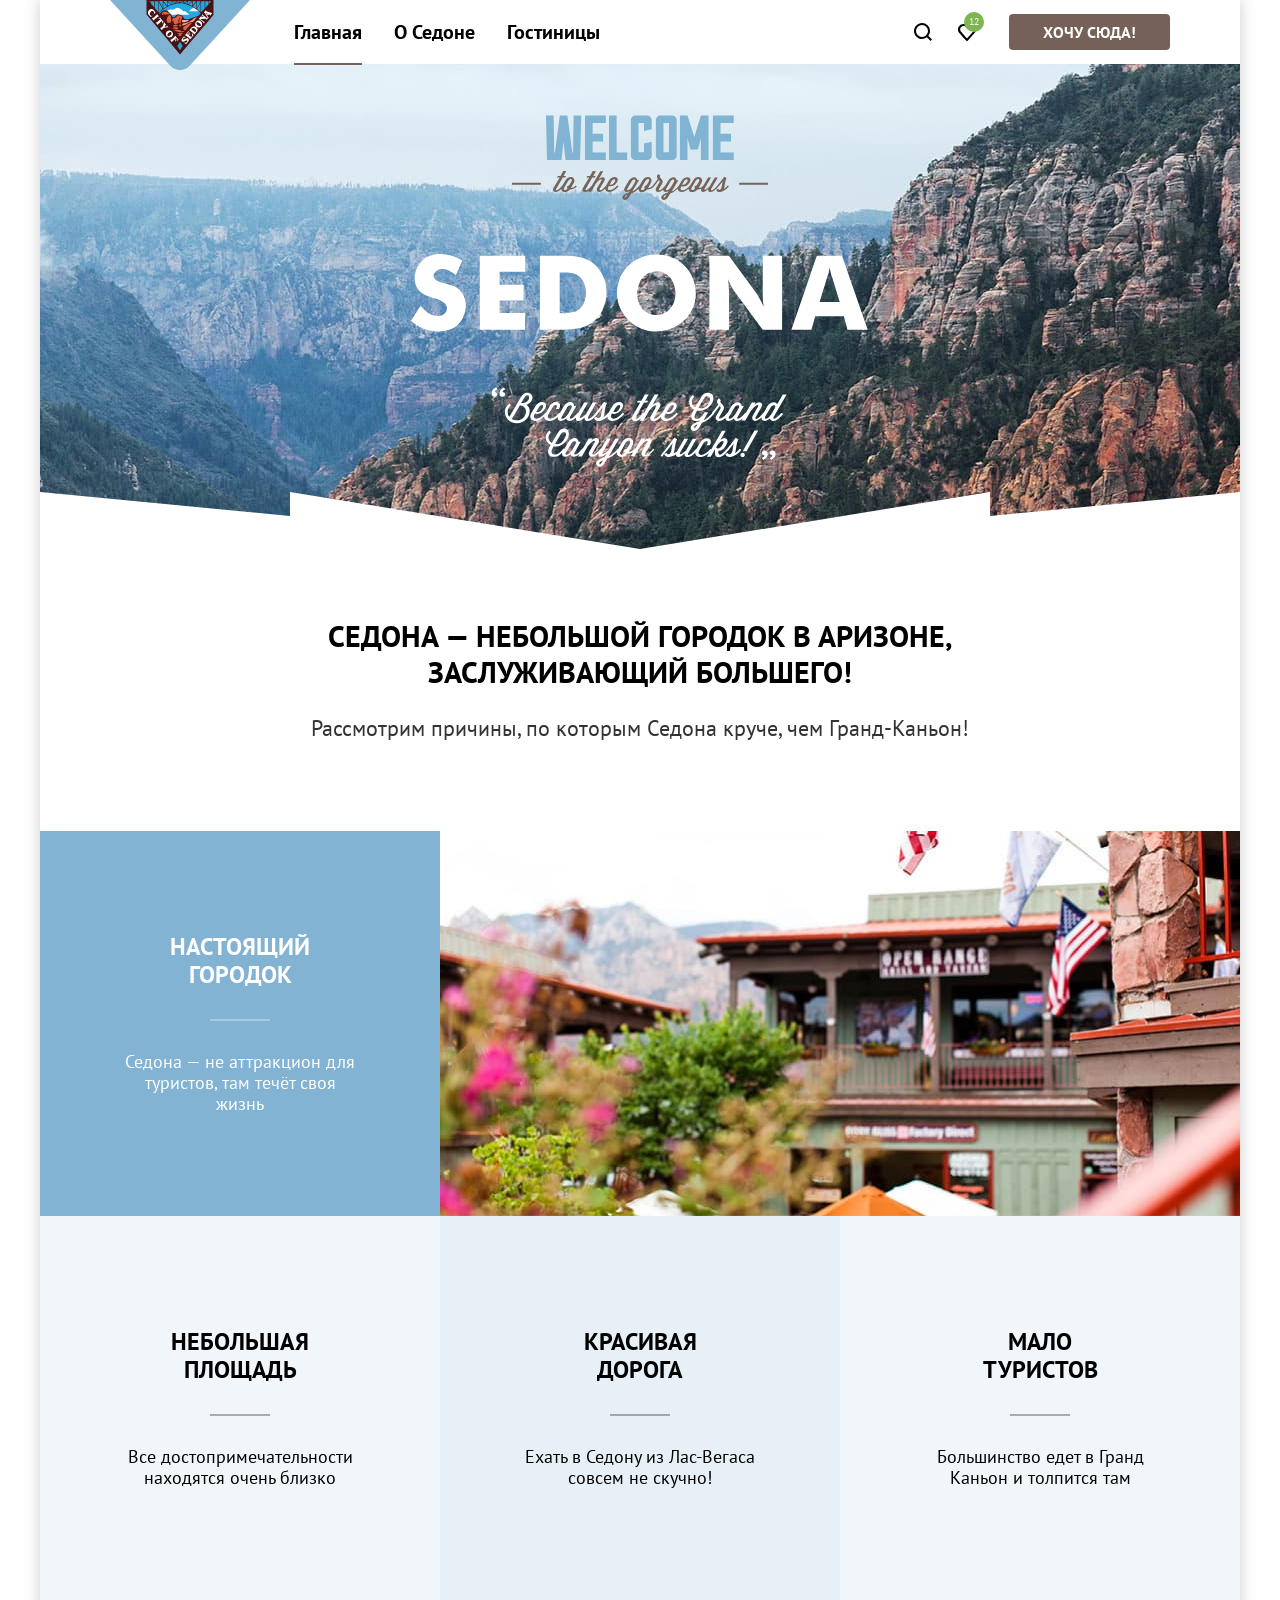
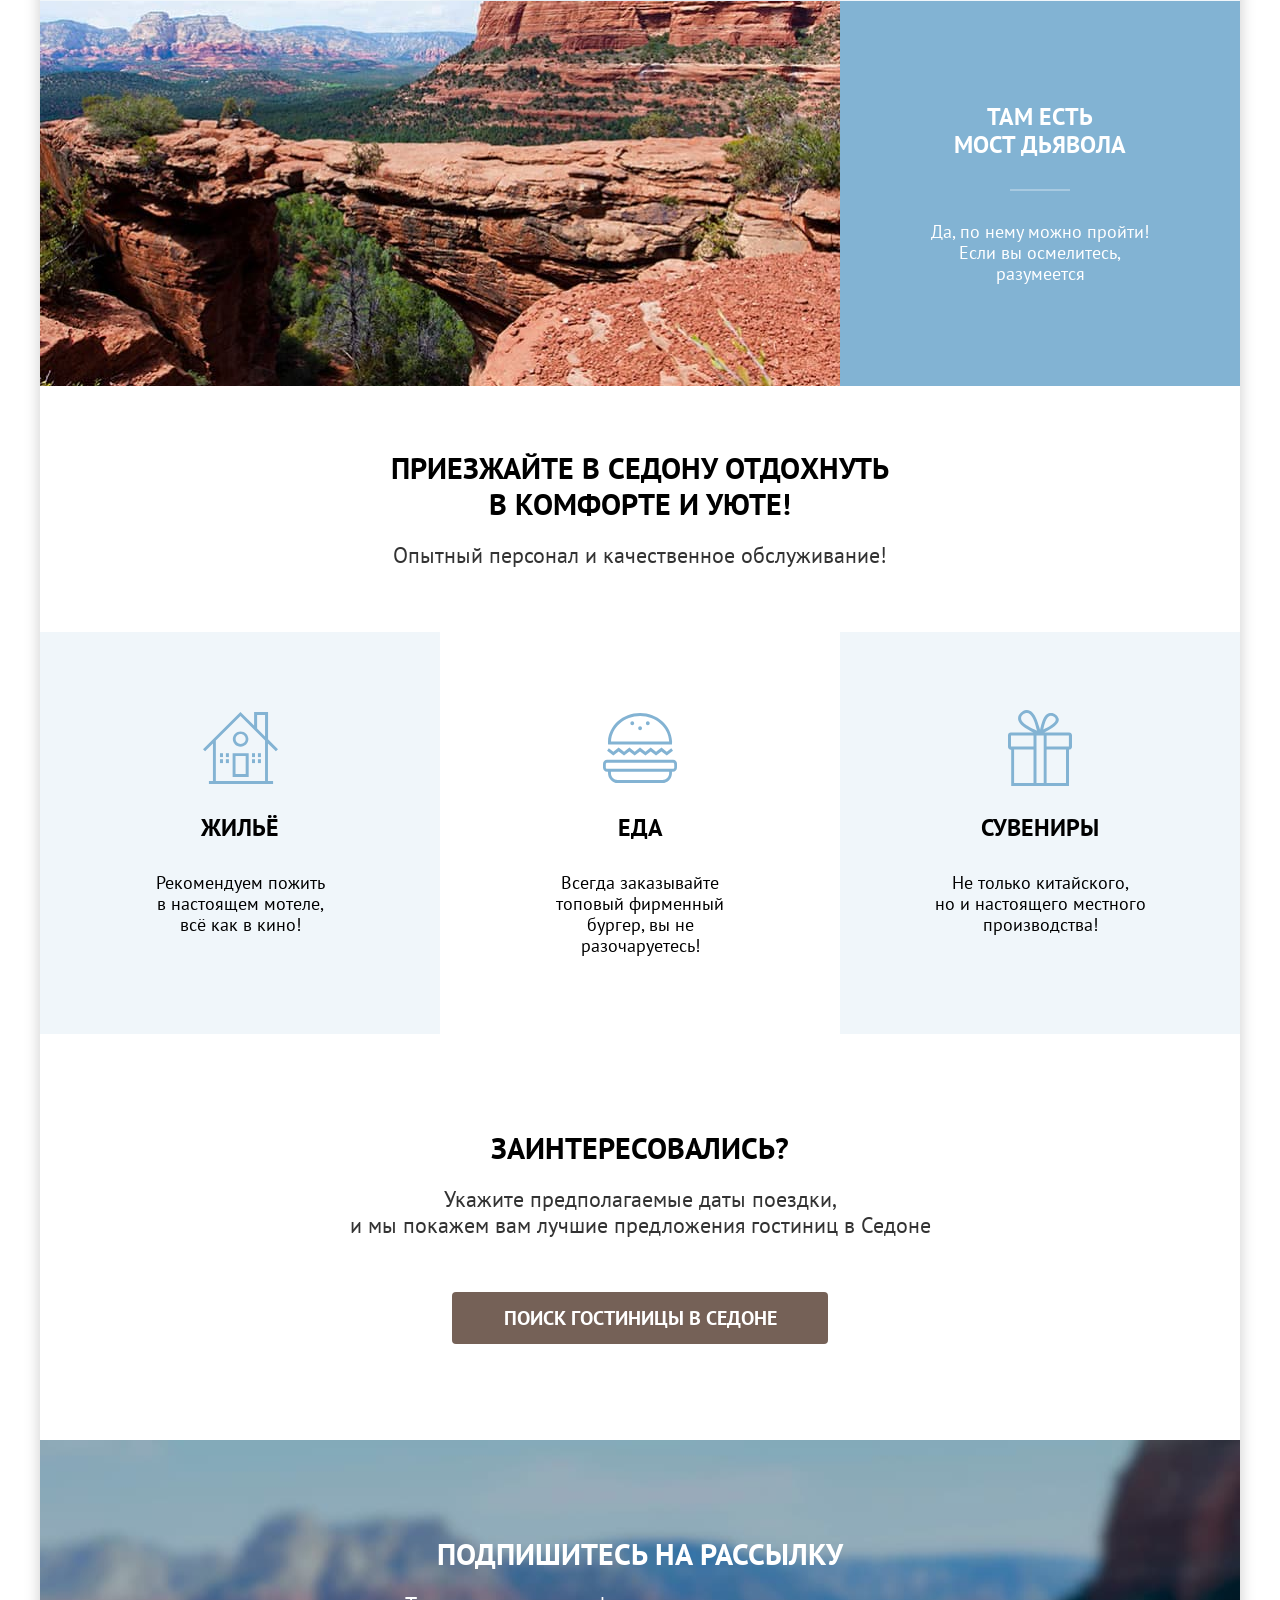
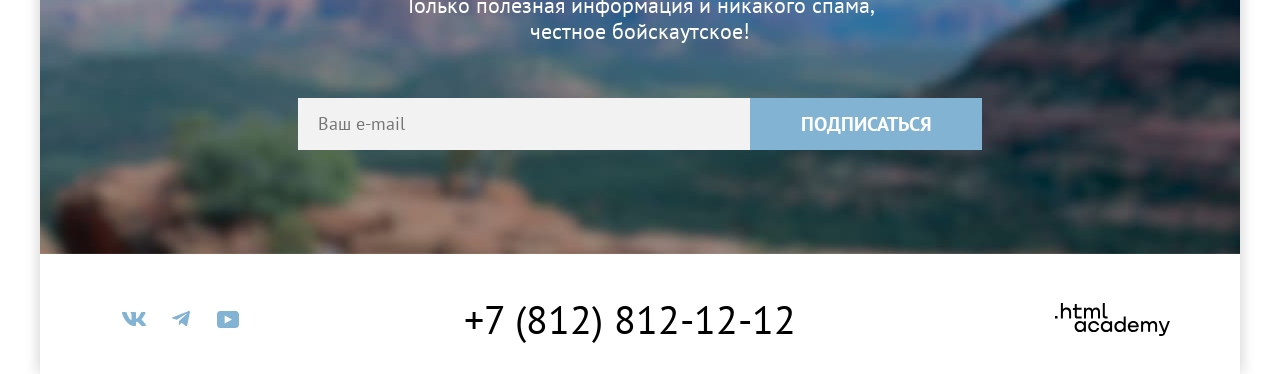
<file: index.html>
<!DOCTYPE html>
<html lang="ru">

  <head>
    <meta charset="utf-8">
    <link rel="icon" href="favicon.ico" sizes="32x32">
    <title>Седона</title>
    <link rel="stylesheet" href="styles/styles.css">
  </head>

  <body>
    <!--Шапка-->
    <div class="container">
      <header class="main-header">
        <!--Навигация-->
        <nav class="navigation">
          <a class="navigation-logo" href="index.html" aria-current="page">
            <img class="page-header-logo" src="images/logo.svg" width="140" height="70" alt="Логотип Седоны">
          </a>
          <ul class="navigation-list">
            <li class="navigation-item current-link">
              <a class="navigation-link" href="index.html" aria-current="page">Главная</a>
            </li>

            <li class="navigation-item">
              <a class="navigation-link" href="#">О Седоне</a>
            </li>

            <li class="navigation-item">
              <a class="navigation-link" href="catalog.html">Гостиницы</a>
            </li>

          </ul>
          <!--Пользовательская навигация-->
          <ul class="navigation-user">
            <li class="navigation-item">
              <a class="navigation-link" href="#">
                <svg class="icon-search" xmlns="http://www.w3.org/2000/svg" width="18" height="18" fill="currentColor"
                  viewBox="0 0 18 18">
                  <path fill="currentColor"
                    d="m18 16.5-3.7-3.67c1-1.3 1.7-2.98 1.7-4.87A8 8 0 0 0 8 0C3.6 0 0 3.68 0 8.06a8 8 0 0 0 12.9 6.26L16.6 18zM8 14.03a6 6 0 0 1-6-5.96 6 6 0 0 1 12 0 6 6 0 0 1-6 5.96" />
                </svg>
                <span class="visually-hidden">Поиск</span>
              </a>
            </li>
            <li class="navigation-item">
              <a class="navigation-link" href="#">
                <svg class="icon-favorite" xmlns="http://www.w3.org/2000/svg" width="18" height="17" fill="currentColor"
                  viewBox="0 0 18 17">
                  <path fill="currentColor"
                    d="M8.9 17a.9.9 0 0 1-.8-.4c-5.4-6.1-6.7-7.5-7-7.9A5.4 5.4 0 0 1 5.5 0C6.8 0 8 .5 9 1.3a5.46 5.46 0 0 1 9 4.1c0 1.3-.5 2.5-1.3 3.4l-7 7.9c-.2.2-.4.3-.8.3m-6-9.5c.3.4 3.5 4 6.1 6.9l6.2-7c.5-.5.7-1.2.7-2 0-1.8-1.5-3.3-3.3-3.3-1 0-2 .5-2.7 1.3-.3.3-.6.4-.9.4s-.6-.2-.8-.4c-.7-.8-1.7-1.3-2.7-1.3-1.8 0-3.3 1.5-3.3 3.3-.1.9.3 1.6.7 2.1q-.15 0 0 0" />
                </svg>
                <span class="visually-hidden">Избранное</span>
                <span class="favorite-count">12</span>
              </a>
            </li>
            <li class="navigation-item">
              <button class="button-desired" type="button">Хочу сюда!</button>
            </li>
          </ul>
        </nav>
      </header>
      <!--Основное содержание-->
      <main class="main-index">
        <!--Приветствие-->
        <section class="hero">
          <h1 class="visually-hidden">Отели города Седона</h1>
          <img class="image" src="images/welcome.svg" width="1200" height="485"
            alt="Welcome to the gorgeous Sedona, because the Grand Canyon sucks">
        </section>
        <!--Преимущества-->
        <section class="advantages-block">
          <h2 class="lead-main">Седона — небольшой городок в Аризоне,<br>заслуживающий большего!</h2>
          <p class="desc">Рассмотрим причины, по которым Седона круче, чем Гранд-Каньон!</p>
        </section>

        <section class="advantages">

          <h2 class="visually-hidden">Преимущества</h2>
          <ul class="advantages-list">
            <li class="advantages-item pictures">
              <div class="advantages-text">
                <h3 class="advantages-title">Настоящий<br> городок</h3>
                <div class="advantages-divider"></div>
                <p class="advantages-description">Седона — не аттракцион для туристов, там течёт своя жизнь</p>
              </div>
              <img class="advantages-img" src="images/street-sedona.jpg" width="800" height="385" alt="Улица Седоны">
            </li>

            <li class="advantages-item">
              <h3 class="advantages-title">Небольшая<br> площадь</h3>
              <div class="advantages-divider"></div>
              <p class="advantages-description">Все достопримечательности находятся очень близко</p>
            </li>

            <li class="advantages-item light-blue">
              <h3 class="advantages-title">Красивая<br> дорога</h3>
              <div class="advantages-divider"></div>
              <p class="advantages-description">Ехать в Седону из Лас-Вегаса совсем не скучно!</p>
            </li>

            <li class="advantages-item">
              <h3 class="advantages-title">Мало<br> туристов</h3>
              <div class="advantages-divider"></div>
              <p class="advantages-description">Большинство едет в Гранд Каньон и толпится там</p>
            </li>

            <li class="advantages-item pictures">
              <img class="advantages-img" src="images/devils-bridge.jpg" width="800" height="385" alt="Мост дьявола">
              <div class="advantages-text">
                <h3 class="advantages-title">Там есть<br> мост дьявола</h3>
                <div class="advantages-divider"></div>
                <p class="advantages-description">Да, по нему можно пройти! Если вы осмелитесь, разумеется</p>
              </div>
            </li>

          </ul>
        </section>
        <!--Сервис-->
        <section class="service">
          <div class="service-text">
            <h2 class="lead">Приезжайте в Седону отдохнуть<br> в комфорте и уюте!</h2>
            <p class="desc">Опытный персонал и качественное обслуживание!</p>
          </div>
          <ul class="service-list">
            <li class="service-item">
              <div class="service-house"></div>
              <h3 class="service-title">Жильё</h3>
              <p class="service-description">Рекомендуем пожить<br> в настоящем мотеле,<br> всё как в кино!</p>
            </li>

            <li class="service-item white">
              <div class="service-food"></div>
              <h3 class="service-title">Еда</h3>
              <p class="service-description">Всегда заказывайте<br> топовый фирменный бургер, вы не разочаруетесь!</p>
            </li>

            <li class="service-item">
              <div class="service-souvenir"></div>
              <h3 class="service-title">Сувениры</h3>
              <p class="service-description">Не только китайского,<br> но и настоящего местного производства!</p>
            </li>

          </ul>
        </section>

        <section class="call-to-action">
          <h2 class="lead">Заинтересовались?</h2>
          <p class="desc">Укажите предполагаемые даты поездки,<br> и мы покажем вам лучшие предложения гостиниц в Седоне
          </p>
          <a class="button-search" href="#">Поиск гостиницы в Седоне</a>
        </section>
      </main>

      <!--Подвал-->

      <!--Подписка-->
      <footer class="main-footer">
        <section class="subscribe">
          <h2 class="lead">Подпишитесь на рассылку</h2>
          <p class="desc-white">Только полезная информация и никакого спама,<br> честное бойскаутское!</p>
          <form class="subscribe-form" action="https://echo.htmlacademy.ru/" method="post">
            <label class="visually-hidden" for="subscribe-email">Введите Ваш Email</label>
            <input class="field" placeholder="Ваш e-mail" type="email" id="subscribe-email" name="subscribe-email"
              required>
            <button class="button-subscribe" type="submit">Подписаться</button>
          </form>
        </section>
        <!--Социальные сети-->
        <div class="info">
          <section class="footer-social">
            <h2 class="visually-hidden">Социальные сети</h2>
            <ul class="social-list">
              <li class="social-item">
                <a class="button-social" href="https://vk.com/htmlacademy">
                  <svg class="social-icon" xmlns="http://www.w3.org/2000/svg" width="24" height="14" fill="none"
                    viewBox="0 0 24 14">
                    <path fill="currentColor" fill-rule="evenodd"
                      d="M23.45.95c.17-.55 0-.95-.8-.95h-2.62c-.67 0-.98.35-1.14.73 0 0-1.34 3.2-3.23 5.27-.61.6-.89.8-1.22.8-.17 0-.42-.2-.42-.74V.95c0-.66-.18-.95-.74-.95H9.15c-.42 0-.67.3-.67.6 0 .61.95.76 1.05 2.5v3.8c0 .84-.16.99-.5.99-.88 0-3.05-3.21-4.33-6.89-.25-.71-.5-1-1.17-1H.9C.15 0 0 .35 0 .73c0 .68.89 4.07 4.14 8.55C6.32 12.34 9.38 14 12.16 14c1.67 0 1.88-.37 1.88-1v-2.32c0-.73.16-.88.69-.88.38 0 1.05.2 2.61 1.67C19.11 13.22 19.4 14 20.41 14h2.62c.75 0 1.13-.37.91-1.1-.24-.72-1.09-1.77-2.21-3.02-.62-.7-1.53-1.47-1.81-1.86-.4-.49-.28-.7 0-1.14 0 0 3.2-4.43 3.53-5.93"
                      clip-rule="evenodd" />
                  </svg>
                  <span class="visually-hidden">ВКонтакте</span>
                </a>
              </li>

              <li class="social-item">
                <a class="button-social" href="https://t.me/htmlacademy">
                  <svg class="social-icon" xmlns="http://www.w3.org/2000/svg" width="18" height="16" fill="none"
                    viewBox="0 0 18 16">
                    <path fill="currentColor"
                      d="M16.79.1.84 6.25c-1.09.43-1.08 1.04-.2 1.31l4.1 1.28 9.47-5.98c.44-.27.85-.12.52.18L7.05 9.96l-.28 4.22c.41 0 .6-.19.83-.41l1.99-1.93 4.13 3.05c.77.42 1.31.2 1.5-.7l2.72-12.8c.28-1.12-.43-1.62-1.16-1.3" />
                  </svg>
                  <span class="visually-hidden">Телеграм</span>
                </a>
              </li>

              <li class="social-item">
                <a class="button-social" href="https://www.youtube.com/user/htmlacademyru">
                  <svg class="social-icon" xmlns="http://www.w3.org/2000/svg" width="22" height="17" fill="none"
                    viewBox="0 0 22 17">
                    <path fill="currentColor"
                      d="M18.6 0H3.18C1.31 0 0 1.6 0 3.4v10.1C0 15.4 1.31 17 3.17 17h15.66c1.64 0 3.17-1.6 3.17-3.4V3.4C21.78 1.6 20.47 0 18.6 0M7.67 12.54V4.46L15 8.5z" />
                  </svg>
                  <span class="visually-hidden">Ютуб</span>
                </a>
              </li>

            </ul>
          </section>
          <!--Контакты-->
          <a class="contacts-phone" href="tel:88128121212">+7 (812) 812-12-12</a>
          <a class="htmlacademy-link" href="https://htmlacademy.ru/intensive/htmlcss" target="_blank"
            rel="noreferrer noopener">
            <svg xmlns="http://www.w3.org/2000/svg" width="115" height="33" fill="none" viewBox="0 0 115 33">
              <path fill="currentColor"
                d="M0 12.9v2.6h2.5v-2.6zM11.6 4.5c-1.6 0-2.8.7-3.6 1.7h-.1V0h-2v15.5h2v-5.3c0-2.1 1.3-3.6 3.3-3.6 1.8 0 2.9 1.4 2.9 3.2v5.7h2V9.4c.1-3-1.8-4.9-4.5-4.9M26.6 4.8h-4.8V1.1h-2v3.8h-1.9v2h1.9v6c0 1.7 1 2.7 2.7 2.7h4.1v-2h-3.7c-.7 0-1.1-.4-1.1-1.1V6.8h4.8zM41.1 4.6c-1.6 0-2.9.8-3.5 2.1h-.1c-.6-1.2-1.8-2.1-3.4-2.1-1.4 0-2.5.8-3.1 1.8h-.1V4.8H29v10.6h2V10c0-2 1-3.5 2.6-3.5 1.5 0 2.4 1 2.4 2.6v6.3h2V9.8c0-2.4 1.4-3.3 2.6-3.3 1.5 0 2.4 1 2.4 2.6v6.3h2V8.9c.1-2.5-1.4-4.3-3.9-4.3M47.8 12.7c0 1.7 1 2.7 2.8 2.7h2v-2h-1.7c-.7 0-1.1-.4-1.1-1.1V0h-2zM28.9 19.7c-.9-1.1-2.2-1.8-3.9-1.8-3.1 0-5.4 2.3-5.4 5.6s2.3 5.6 5.4 5.6c1.8 0 3-.8 3.8-1.9h.1v1.6h2V18.2h-2zm-3.6 7.4c-2.2 0-3.6-1.6-3.6-3.6s1.4-3.6 3.6-3.6 3.6 1.6 3.6 3.6c0 1.9-1.4 3.6-3.6 3.6M44.2 22c-.5-2.4-2.6-4.1-5.4-4.1a5.4 5.4 0 0 0-5.6 5.6c0 3.1 2.2 5.6 5.6 5.6 2.8 0 4.9-1.8 5.4-4.2h-2.1a3.4 3.4 0 0 1-3.3 2.3c-2.2 0-3.6-1.6-3.6-3.6s1.4-3.6 3.6-3.6c1.6 0 2.8 1 3.3 2.2h2.1zM55.1 19.7c-.9-1.1-2.2-1.8-3.9-1.8-3.1 0-5.4 2.3-5.4 5.6s2.3 5.6 5.4 5.6c1.8 0 3-.8 3.8-1.9h.1v1.6h2V18.2h-2zm-3.6 7.4c-2.2 0-3.6-1.6-3.6-3.6s1.4-3.6 3.6-3.6 3.6 1.6 3.6 3.6c0 1.9-1.5 3.6-3.6 3.6M68.7 19.8c-.9-1.1-2.2-1.9-3.9-1.9-3.1 0-5.4 2.3-5.4 5.6s2.2 5.6 5.4 5.6c1.7 0 3-.8 3.8-1.8h.1v1.5h2V13.4h-2zm-3.6 7.3c-2.2 0-3.6-1.6-3.6-3.6s1.4-3.6 3.6-3.6 3.6 1.6 3.6 3.6c-.1 2-1.5 3.6-3.6 3.6M78.3 17.9c-3.3 0-5.5 2.5-5.5 5.6 0 3 2.1 5.6 5.5 5.6 2.5 0 4.5-1.3 5.2-3.6h-2.1c-.5 1-1.6 1.6-3 1.6-1.9 0-3.3-1.3-3.4-2.9h8.8c.2-3.6-2-6.3-5.5-6.3m0 1.9c1.7 0 3 1 3.3 2.6h-6.5c.3-1.5 1.5-2.6 3.2-2.6M98.2 17.9c-1.6 0-2.9.8-3.6 2h-.1c-.6-1.2-1.8-2-3.4-2-1.4 0-2.5.7-3.1 1.8v-1.5h-1.9v10.6h2v-5.4c0-2 1-3.4 2.6-3.5 1.5 0 2.4 1 2.4 2.6v6.3h2v-5.6c0-2.4 1.4-3.3 2.6-3.3 1.5 0 2.4 1 2.4 2.6v6.3h2v-6.5c.1-2.6-1.4-4.4-3.9-4.4M109.4 27l-3.6-8.9h-2.2l4.8 11.6c-.3.9-.7 1.2-1.7 1.2h-2.5v2h2.5c1.8 0 2.8-.8 3.5-2.6l4.7-12.2h-2.1z" />
            </svg>
            <span class="visually-hidden">HTML-Academy</span></a>
        </div>
      </footer>
    </div>
    <!--Модальное окно-->
    <div class="modal-container modal-container-close">
      <div class="modal">
        <section class="modal-content">
          <h2 class="modal-title">Поиск гостиницы в седоне</h2>
          <form class="booking-form" action="https://echo.htmlacademy.ru/" method="post">
            <label class="input-name" for="check-in-date">Дата Заезда:</label>
            <div class="date-input-wrapper">
              <input class="date" type="text" id="check-in-date" name="check-in-date" value="27 апреля 2020" required
                placeholder="Укажите дату">
              <svg class="custom-calendar-icon" xmlns="http://www.w3.org/2000/svg" width="16" height="15" fill="none"
                viewBox="0 0 16 15">
                <path fill="currentColor" d="M5.75 10c.3 0 .5-.2.5-.5s-.2-.5-.5-.5-.5.2-.5.5.2.5.5.5" />
                <path fill="currentColor"
                  d="M15 2h-2V0h-1v2H4V0H3v2H1c-.6 0-1 .4-1 1v11c0 .5.4 1 1 1h14c.5 0 1-.5 1-1V3c0-.6-.5-1-1-1m0 12H1V7h14zM1 6V3h2v2h1V3h8v2h1V3h2v3z" />
                <path fill="currentColor"
                  d="M8 10c.3 0 .5-.2.5-.5S8.3 9 8 9s-.5.2-.5.5.2.5.5.5M10.25 10c.3 0 .5-.2.5-.5s-.2-.5-.5-.5-.5.2-.5.5.2.5.5.5M5.75 11c-.3 0-.5.2-.5.5s.2.5.5.5.5-.2.5-.5-.2-.5-.5-.5M3.5 10c.3 0 .5-.2.5-.5S3.8 9 3.5 9s-.5.2-.5.5.2.5.5.5M3.5 11c-.3 0-.5.2-.5.5s.2.5.5.5.5-.2.5-.5-.2-.5-.5-.5M8 11c-.3 0-.5.2-.5.5s.2.5.5.5.5-.2.5-.5-.2-.5-.5-.5M10.25 11c-.3 0-.5.2-.5.5s.2.5.5.5.5-.2.5-.5-.2-.5-.5-.5M12.5 10c.3 0 .5-.2.5-.5s-.2-.5-.5-.5-.5.2-.5.5.2.5.5.5M12.5 11c-.3 0-.5.2-.5.5s.2.5.5.5.5-.2.5-.5-.2-.5-.5-.5" />
              </svg>
            </div>
            <p class="warning">Мы не можем отправить вас в прошлое.</p>
            <label class="input-name" for="departure-date">Дата Выезда:</label>
            <div class="date-input-wrapper">
              <input class="date" type="text" id="departure-date" name="departure-date" value="1 сентября 2023" required
                placeholder="Укажите дату">
              <svg class="custom-calendar-icon" xmlns="http://www.w3.org/2000/svg" width="16" height="15" fill="none"
                viewBox="0 0 16 15">
                <path fill="currentColor" d="M5.75 10c.3 0 .5-.2.5-.5s-.2-.5-.5-.5-.5.2-.5.5.2.5.5.5" />
                <path fill="currentColor"
                  d="M15 2h-2V0h-1v2H4V0H3v2H1c-.6 0-1 .4-1 1v11c0 .5.4 1 1 1h14c.5 0 1-.5 1-1V3c0-.6-.5-1-1-1m0 12H1V7h14zM1 6V3h2v2h1V3h8v2h1V3h2v3z" />
                <path fill="currentColor"
                  d="M8 10c.3 0 .5-.2.5-.5S8.3 9 8 9s-.5.2-.5.5.2.5.5.5M10.25 10c.3 0 .5-.2.5-.5s-.2-.5-.5-.5-.5.2-.5.5.2.5.5.5M5.75 11c-.3 0-.5.2-.5.5s.2.5.5.5.5-.2.5-.5-.2-.5-.5-.5M3.5 10c.3 0 .5-.2.5-.5S3.8 9 3.5 9s-.5.2-.5.5.2.5.5.5M3.5 11c-.3 0-.5.2-.5.5s.2.5.5.5.5-.2.5-.5-.2-.5-.5-.5M8 11c-.3 0-.5.2-.5.5s.2.5.5.5.5-.2.5-.5-.2-.5-.5-.5M10.25 11c-.3 0-.5.2-.5.5s.2.5.5.5.5-.2.5-.5-.2-.5-.5-.5M12.5 10c.3 0 .5-.2.5-.5s-.2-.5-.5-.5-.5.2-.5.5.2.5.5.5M12.5 11c-.3 0-.5.2-.5.5s.2.5.5.5.5-.2.5-.5-.2-.5-.5-.5" />
              </svg>
            </div>
            <p class="hint">На эти даты есть свободные номера. Пока есть.</p>
            <div class="guests">
              <label class="input-name" for="adults">Взрослые:</label>
              <div class="guest-control">
                <button class="guest-btn guest-btn-minus" type="button">−</button>
                <input class="quantity" type="number" id="adults" name="adults" value="2" min="1" required>
                <button class="guest-btn guest-btn-plus" type="button">+</button>
              </div>
            </div>
            <div class="guests">
              <label class="input-name" for="childs">Дети:</label>
              <div class="icon-info-wrapper">
                <span class="icon-info" tabindex="0"><svg xmlns="http://www.w3.org/2000/svg" width="26" height="26"
                    fill="currentColor" viewBox="0 0 26 26">
                    <circle cx="13" cy="13" r="13" fill="currentColor" />
                    <path fill="#fff" fill-rule="evenodd" d="M12 7h2v2h-2zm2 12h-2v-9h2z" clip-rule="evenodd" />
                  </svg></span>
                <span class="modal-info">Укажите количество детей, которые будут с вами, возраст которых от 6 до 18 лет.
                  Дети до 6 лет размещаются бесплатно.</span>
              </div>
              <div class="guest-control">
                <button class="guest-btn guest-btn-minus" type="button">−</button>
                <input class="quantity" type="number" id="childs" name="childs" value="2" min="0">
                <button class="guest-btn guest-btn-plus" type="button">+</button>
              </div>
            </div>
            <button class="modal-search" type="submit">Найти</button>
            <button class="modal-close-button">
              <svg xmlns="http://www.w3.org/2000/svg" width="52" height="52" fill="none" viewBox="0 0 52 52">
                <circle cx="26" cy="26" r="26" fill="currentColor" />
                <path fill="#000"
                  d="m33.49 20.78-1.3-1.29-5.7 5.7-5.7-5.7-1.3 1.3 5.7 5.7-5.7 5.7 1.3 1.3 5.7-5.7 5.7 5.7 1.3-1.3-5.7-5.7z" />
              </svg>
              <span class="visually-hidden">Закрыть</span>
            </button>
          </form>
        </section>
      </div>
    </div>
  </body>

</html>
</file>
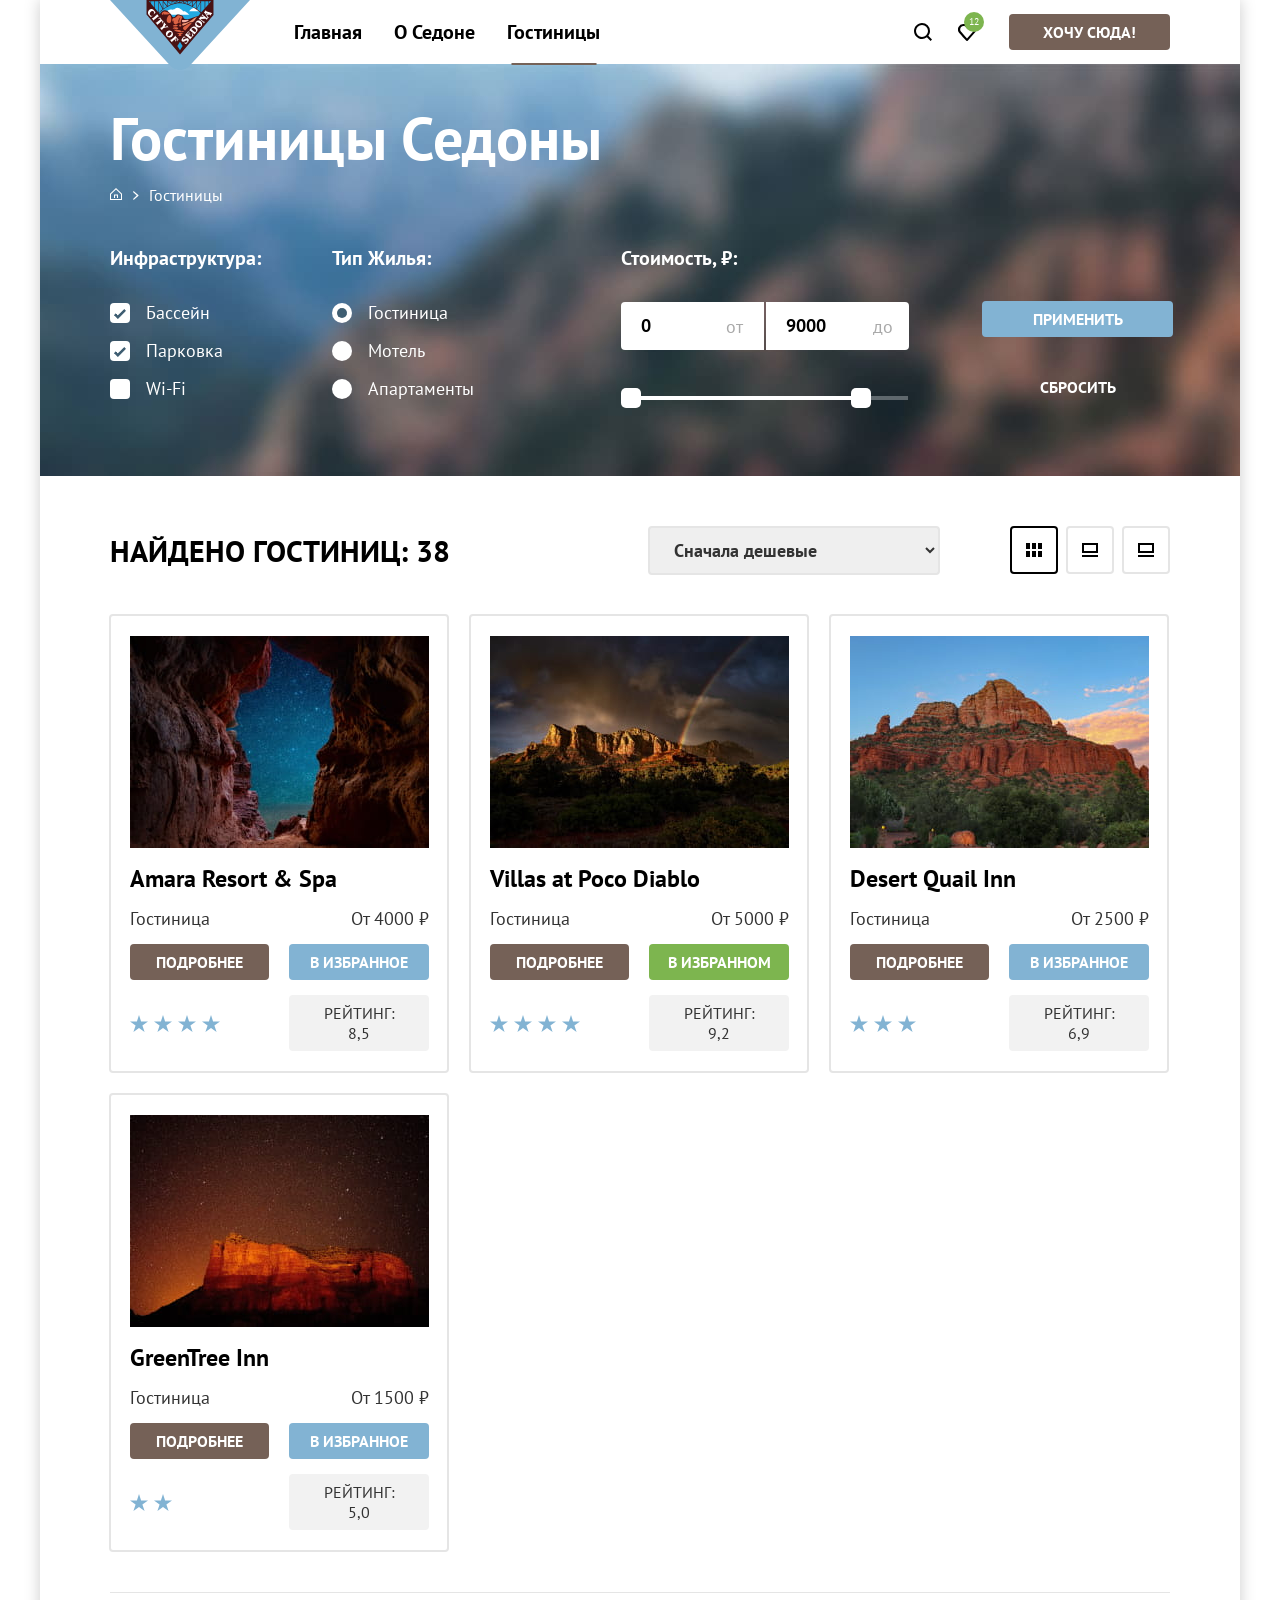
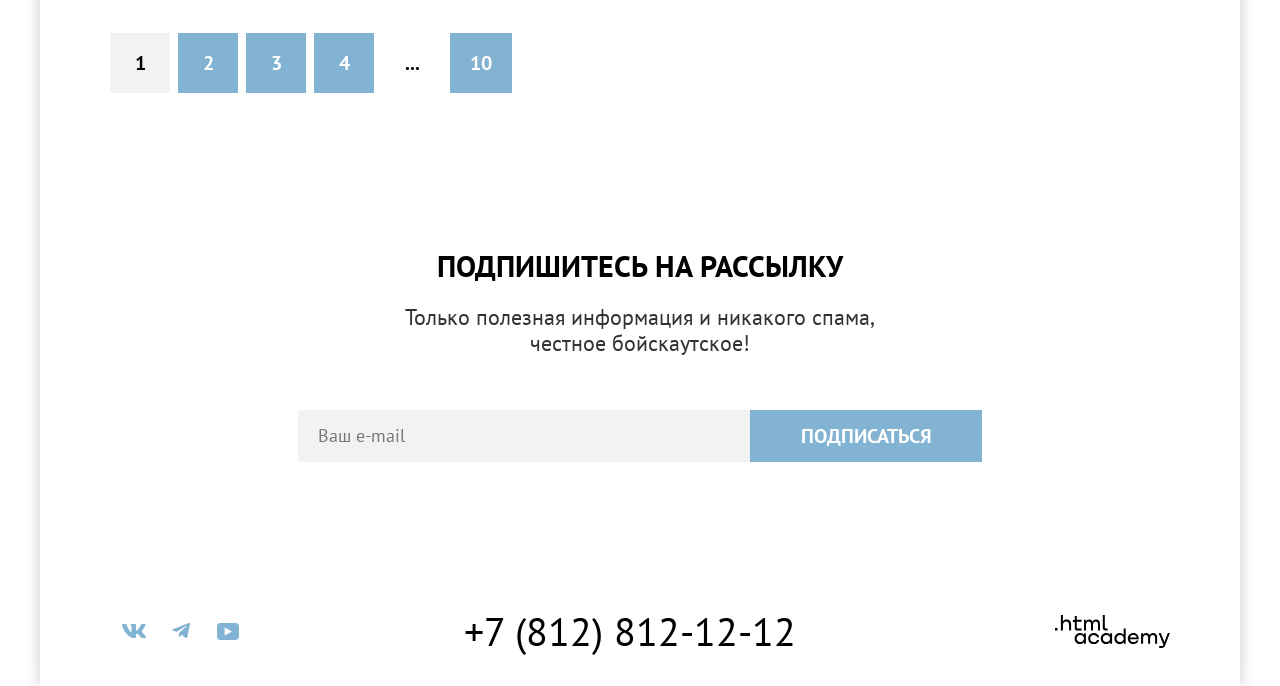
<file: catalog.html>
<!DOCTYPE html>
<html lang="ru">

  <head>
    <meta charset="utf-8">
    <link rel="icon" href="favicon.ico" sizes="32x32">
    <title>Отели Седоны</title>
    <link rel="stylesheet" href="styles/styles.css">
  </head>

  <body>
    <svg style="display: none;" aria-hidden="true" xmlns="http://www.w3.org/2000/svg">
      <symbol id="star" viewBox="0 0 18 17">
        <path fill="currentColor" d="m9 0 2.1 6.5H18l-5.6 4 2.2 6.5L9 13l-5.6 4 2.2-6.5-5.6-4h6.9z" />
      </symbol>
    </svg>
    <!--Шапка-->
    <div class="container">
      <header class="main-header">
        <!--Навигация-->
        <nav class="navigation">
          <a class="navigation-logo" href="index.html">
            <img class="page-header-logo" src="images/logo.svg" width="140" height="70" alt="Логотип Седоны">
          </a>
          <ul class="navigation-list">
            <li class="navigation-item">
              <a class="navigation-link" href="index.html">Главная</a>
            </li>

            <li class="navigation-item">
              <a class="navigation-link" href="#">О Седоне</a>
            </li>

            <li class="navigation-item current-link">
              <span class="navigation-link" aria-current="page">Гостиницы</span>
            </li>

          </ul>
          <!--Пользовательская навигация-->
          <ul class="navigation-user">
            <li class="navigation-item">
              <a class="navigation-link" href="#">
                <svg class="icon-search" xmlns="http://www.w3.org/2000/svg" width="18" height="18" fill="currentColor"
                  viewBox="0 0 18 18">
                  <path fill="currentColor"
                    d="m18 16.5-3.7-3.67c1-1.3 1.7-2.98 1.7-4.87A8 8 0 0 0 8 0C3.6 0 0 3.68 0 8.06a8 8 0 0 0 12.9 6.26L16.6 18zM8 14.03a6 6 0 0 1-6-5.96 6 6 0 0 1 12 0 6 6 0 0 1-6 5.96" />
                </svg>
                <span class="visually-hidden">Поиск</span>
              </a>
            </li>
            <li class="navigation-item">
              <a class="navigation-link" href="#">
                <svg class="icon-favorite" xmlns="http://www.w3.org/2000/svg" width="18" height="17" fill="currentColor"
                  viewBox="0 0 18 17">
                  <path fill="currentColor"
                    d="M8.9 17a.9.9 0 0 1-.8-.4c-5.4-6.1-6.7-7.5-7-7.9A5.4 5.4 0 0 1 5.5 0C6.8 0 8 .5 9 1.3a5.46 5.46 0 0 1 9 4.1c0 1.3-.5 2.5-1.3 3.4l-7 7.9c-.2.2-.4.3-.8.3m-6-9.5c.3.4 3.5 4 6.1 6.9l6.2-7c.5-.5.7-1.2.7-2 0-1.8-1.5-3.3-3.3-3.3-1 0-2 .5-2.7 1.3-.3.3-.6.4-.9.4s-.6-.2-.8-.4c-.7-.8-1.7-1.3-2.7-1.3-1.8 0-3.3 1.5-3.3 3.3-.1.9.3 1.6.7 2.1q-.15 0 0 0" />
                </svg>
                <span class="visually-hidden">Избранное</span>
                <span class="favorite-count">12</span>
              </a>
            </li>
            <li class="navigation-item">
              <button class="button-desired" type="button">Хочу сюда!</button>
            </li>
          </ul>
        </nav>
      </header>

      <main class="main-catalog">
        <div class="filters">
          <section class="head-main">
            <h1 class="inner-header-title">Гостиницы Седоны</h1>
            <!--Хлебные крошки-->
            <ul class="breadcrumbs">
              <li class="breadcrumbs-item">
                <a class="breadcrumbs-link  breadcrumbs-home" href="index.html">
                  <svg class="homepage-icon" xmlns="http://www.w3.org/2000/svg" width="12" height="12"
                    fill="currentColor" viewBox="0 0 13 15">
                    <path fill="#fff" d="M6 0 0 5.8V12h12V5.8zm5 11H1V6.2l5-4.8 5 4.8z" />
                    <path fill="#fff" d="M4 10h1V7.5h2V10h1V6.5H4z" />
                  </svg>
                  <span class="visually-hidden">Главная</span></a>
              </li>

              <li class="breadcrumbs-item">
                <span class="breadcrumbs-link" aria-current="page">Гостиницы</span>
              </li>

            </ul>
            <!--Фильтры-->
            <h2 class="visually-hidden">Фильтры гостиниц</h2>
            <form class="catalog-filter" action="https://echo.htmlacademy.ru/" method="get">
              <fieldset class="catalog-filter-checkbox">
                <legend class="catalog-filter-title">Инфраструктура:</legend>
                <ul class="catalog-filter-list">
                  <li class="catalog-filter-item">
                    <label class="control">
                      <input class="control-input" type="checkbox" name="infrastructure" checked value="pool">
                      <span class="control-mark"></span>
                      <span class="filter-label">Бассейн</span>
                    </label>
                  </li>

                  <li class="catalog-filter-item">
                    <label class="control">
                      <input class="control-input" type="checkbox" name="infrastructure" checked value="parking">
                      <span class="control-mark"></span>
                      <span class="filter-label">Парковка</span>
                    </label>
                  </li>

                  <li class="catalog-filter-item">
                    <label class="control">
                      <input class="control-input" type="checkbox" name="infrastructure" value="wifi">
                      <span class="control-mark"></span>
                      <span class="filter-label">Wi-Fi</span>
                    </label>
                  </li>

                </ul>
              </fieldset>

              <fieldset class="catalog-filter-radio">
                <legend class="catalog-filter-title">Тип Жилья:</legend>
                <ul class="catalog-filter-list">
                  <li class="catalog-filter-item">
                    <label class="control">
                      <input class="control-input" type="radio" name="hotel-group" value="hotel" checked>
                      <span class="control-mark"></span>
                      <span class="filter-label">Гостиница</span>
                    </label>
                  </li>

                  <li class="catalog-filter-item">
                    <label class="control">
                      <input class="control-input" type="radio" name="hotel-group" value="motel">
                      <span class="control-mark"></span>
                      <span class="filter-label">Мотель</span>
                    </label>
                  </li>
                  <li class="catalog-filter-item">
                    <label class="control">
                      <input class="control-input" type="radio" name="hotel-group" value="apartments">
                      <span class="control-mark"></span>
                      <span class="filter-label">Апартаменты</span>
                    </label>
                  </li>

                </ul>
              </fieldset>

              <fieldset class="catalog-filter-price">
                <legend class="catalog-filter-title">Стоимость, <span>₽:</span></legend>
                <div class="catalog-inputs">
                  <label for="min-price" class="visually-hidden">Минимальная цена</label>
                  <input class="catalog-min" type="text" id="min-price" name="min-sum" value="0">

                  <label for="max-price" class="visually-hidden">Максимальная цена</label>
                  <input class="catalog-max" type="text" id="max-price" name="max-sum" value="9000">

                  <span class="from-to">от</span>
                  <span class="before-to">до</span>
                </div>

                <div class="range-slider">
                  <div class="range-track">
                    <div class="range-fill" style="left: 0%; width: 80%;"></div>
                    <button class="range-handle range-handle-min" type="button">
                      <span class="visually-hidden">Минимальная цена</span>
                    </button>
                    <button class="range-handle range-handle-max" type="button">
                      <span class="visually-hidden">Максимальная цена</span>
                    </button>
                  </div>
                </div>
              </fieldset>

              <div class="catalog-buttons">
                <button class="catalog-submit" type="submit">Применить</button>
                <button class="catalog-reset" type="reset">Сбросить</button>
              </div>

            </form>
          </section>
        </div>
        <!-- Вывод поиска -->
        <section class="search-result">
          <h2 class="visually-hidden">Результаты поиска</h2>
          <p class="lead">Найдено гостиниц:<span class="found-hotel"> 38</span></p>

          <select class="select-control" name="sort" aria-label="Сортировка">
            <option value="cheap">Сначала дешевые</option>
            <option value="popular">Сначала популярные</option>
            <option value="expensive">Сначала дорогие</option>
          </select>
          <div class="view-block">
            <a class="view tile-view current-view" href="catalog.html?view=tile">
              <span class="visually-hidden" aria-current="page">Показать карточки</span>
            </a>
            <a class="view card-view" href="catalog.html?view=card">
              <span class="visually-hidden">Показать карточки с описанием</span>
            </a>
            <a class="view list-view" href="catalog.html?view=list">
              <span class="visually-hidden">Показать список</span>
            </a>
          </div>
        </section>
        <!-- Карточки -->
        <section class="hotels">
          <ul class="hotel-list">
            <li class="hotel-card">
              <a class="hotel-card-link" href="#">
                <img class="hotel-card-image" src="images/sky-canyon.jpg" width="300" height="212"
                  alt="Ущелье с видом на звёзды"></a>
              <div class="card-container">
                <h3 class="hotel-card-title"><a href="#">Amara Resort & Spa</a></h3>
                <span class="hotel-type">Гостиница</span>
                <p class="hotel-price">От 4000 ₽</p>
                <a class="product-card-button" href="#">Подробнее</a>
                <button class="favorites" type="button">В избранное</button>
                <div class="stars stars-4">
                  <svg class="star" width="18" height="17" viewBox="0 0 18 17">
                    <use href="#star"></use>
                  </svg>
                  <svg class="star" width="18" height="17" viewBox="0 0 18 17">
                    <use href="#star"></use>
                  </svg>
                  <svg class="star" width="18" height="17" viewBox="0 0 18 17">
                    <use href="#star"></use>
                  </svg>
                  <svg class="star" width="18" height="17" viewBox="0 0 18 17">
                    <use href="#star"></use>
                  </svg>
                  <span class="visually-hidden">4 звезды</span>
                </div>
                <p class="hotel-card-rating">Рейтинг: 8,5</p>
              </div>
            </li>

            <li class="hotel-card">
              <a class="hotel-card-link" href="#">
                <img class="hotel-card-image" src="images/mountain-rainbow.jpg" width="300" height="212"
                  alt="Гора с радугой"></a>
              <div class="card-container">
                <h3 class="hotel-card-title"><a href="#">Villas at Poco Diablo</a></h3>
                <span class="hotel-type">Гостиница</span>
                <p class="hotel-price">От 5000 ₽</p>
                <a class="product-card-button" href="#">Подробнее</a>
                <button class="favorites-active" type="button">В избранном</button>
                <div class="stars stars-4">
                  <svg class="star" width="18" height="17" viewBox="0 0 18 17">
                    <use href="#star"></use>
                  </svg>
                  <svg class="star" width="18" height="17" viewBox="0 0 18 17">
                    <use href="#star"></use>
                  </svg>
                  <svg class="star" width="18" height="17" viewBox="0 0 18 17">
                    <use href="#star"></use>
                  </svg>
                  <svg class="star" width="18" height="17" viewBox="0 0 18 17">
                    <use href="#star"></use>
                  </svg>
                  <span class="visually-hidden">4 звезды</span>
                </div>
                <p class="hotel-card-rating">Рейтинг: 9,2</p>
              </div>
            </li>

            <li class="hotel-card">
              <a class="hotel-card-link" href="#">
                <img class="hotel-card-image" src="images/mountain.jpg" width="300" height="212"
                  alt="Гора в пустыне"></a>
              <div class="card-container">
                <h3 class="hotel-card-title"><a href="#">Desert Quail Inn</a></h3>
                <span class="hotel-type">Гостиница</span>
                <p class="hotel-price">От 2500 ₽</p>
                <a class="product-card-button" href="#">Подробнее</a>
                <button class="favorites" type="button">В избранное</button>
                <div class="stars stars-3">
                  <svg class="star" width="18" height="17" viewBox="0 0 18 17">
                    <use href="#star"></use>
                  </svg>
                  <svg class="star" width="18" height="17" viewBox="0 0 18 17">
                    <use href="#star"></use>
                  </svg>
                  <svg class="star" width="18" height="17" viewBox="0 0 18 17">
                    <use href="#star"></use>
                  </svg>
                  <span class="visually-hidden">3 звезды</span>
                </div>
                <p class="hotel-card-rating">Рейтинг: 6,9</p>
              </div>
            </li>

            <li class="hotel-card">
              <a class="hotel-card-link" href="#">
                <img class="hotel-card-image" src="images/starry-sky.jpg" width="300" height="212"
                  alt="Гора под звёздным небом"></a>
              <div class="card-container">
                <h3 class="hotel-card-title"><a href="#">GreenTree Inn</a></h3>
                <span class="hotel-type">Гостиница</span>
                <p class="hotel-price">От 1500 ₽</p>
                <a class="product-card-button" href="#">Подробнее</a>
                <button class="favorites" type="button">В избранное</button>
                <div class="stars stars-2">
                  <svg class="star" width="18" height="17" viewBox="0 0 18 17">
                    <use href="#star"></use>
                  </svg>
                  <svg class="star" width="18" height="17" viewBox="0 0 18 17">
                    <use href="#star"></use>
                  </svg>
                  <span class="visually-hidden">2 звезды</span>
                </div>
                <p class="hotel-card-rating">Рейтинг: 5,0</p>
              </div>
            </li>
          </ul>
        </section>

        <div class="catalog-divider"></div>

        <!--Пагинатор-->
        <section class="pagination-block">
          <h2 class="visually-hidden">Пагинатор</h2>
          <ul class="pagination">
            <li class="pagination-item">
              <span class="pagination-link pagination-current" aria-current="page">1</span>
            </li>
            <li class="pagination-item">
              <a class="pagination-link" href="#">2</a>
            </li>
            <li class="pagination-item">
              <a class="pagination-link" href="#">3</a>
            </li>
            <li class="pagination-item">
              <a class="pagination-link" href="#">4</a>
            </li>
            <li class="pagination-item">
              <a class="pagination-link pagination-next" href="#">...</a>
            </li>
            <li class="pagination-item">
              <a class="pagination-link" href="#">10</a>
            </li>
          </ul>
        </section>
      </main>
      <!--Подвал-->
      <!--Подписка-->
      <footer class="catalog-footer">
        <section class="catalog-subscribe">
          <h2 class="lead">Подпишитесь на рассылку</h2>
          <p class="desc">Только полезная информация и никакого спама,<br> честное бойскаутское!</p>
          <form class="subscribe-form" action="https://echo.htmlacademy.ru/" method="post">
            <label class="visually-hidden" for="subscribe-email">Введите Ваш Email</label>
            <input class="field" placeholder="Ваш e-mail" type="email" id="subscribe-email" name="subscribe-email"
              required>
            <button class="button-subscribe" type="submit">Подписаться</button>
          </form>
        </section>
        <!--Социальные сети-->
        <div class="info">
          <section class="footer-social">
            <h2 class="visually-hidden">Социальные сети</h2>
            <ul class="social-list">
              <li class="social-item">
                <a class="button-social" href="https://vk.com/htmlacademy">
                  <svg class="social-icon" xmlns="http://www.w3.org/2000/svg" width="24" height="14" fill="none"
                    viewBox="0 0 24 14">
                    <path fill="currentColor" fill-rule="evenodd"
                      d="M23.45.95c.17-.55 0-.95-.8-.95h-2.62c-.67 0-.98.35-1.14.73 0 0-1.34 3.2-3.23 5.27-.61.6-.89.8-1.22.8-.17 0-.42-.2-.42-.74V.95c0-.66-.18-.95-.74-.95H9.15c-.42 0-.67.3-.67.6 0 .61.95.76 1.05 2.5v3.8c0 .84-.16.99-.5.99-.88 0-3.05-3.21-4.33-6.89-.25-.71-.5-1-1.17-1H.9C.15 0 0 .35 0 .73c0 .68.89 4.07 4.14 8.55C6.32 12.34 9.38 14 12.16 14c1.67 0 1.88-.37 1.88-1v-2.32c0-.73.16-.88.69-.88.38 0 1.05.2 2.61 1.67C19.11 13.22 19.4 14 20.41 14h2.62c.75 0 1.13-.37.91-1.1-.24-.72-1.09-1.77-2.21-3.02-.62-.7-1.53-1.47-1.81-1.86-.4-.49-.28-.7 0-1.14 0 0 3.2-4.43 3.53-5.93"
                      clip-rule="evenodd" />
                  </svg>
                  <span class="visually-hidden">ВКонтакте</span>
                </a>
              </li>

              <li class="social-item">
                <a class="button-social" href="https://t.me/htmlacademy">
                  <svg class="social-icon" xmlns="http://www.w3.org/2000/svg" width="18" height="16" fill="none"
                    viewBox="0 0 18 16">
                    <path fill="currentColor"
                      d="M16.79.1.84 6.25c-1.09.43-1.08 1.04-.2 1.31l4.1 1.28 9.47-5.98c.44-.27.85-.12.52.18L7.05 9.96l-.28 4.22c.41 0 .6-.19.83-.41l1.99-1.93 4.13 3.05c.77.42 1.31.2 1.5-.7l2.72-12.8c.28-1.12-.43-1.62-1.16-1.3" />
                  </svg>
                  <span class="visually-hidden">Телеграм</span>
                </a>
              </li>

              <li class="social-item">
                <a class="button-social" href="https://www.youtube.com/user/htmlacademyru">
                  <svg class="social-icon" xmlns="http://www.w3.org/2000/svg" width="22" height="17" fill="none"
                    viewBox="0 0 22 17">
                    <path fill="currentColor"
                      d="M18.6 0H3.18C1.31 0 0 1.6 0 3.4v10.1C0 15.4 1.31 17 3.17 17h15.66c1.64 0 3.17-1.6 3.17-3.4V3.4C21.78 1.6 20.47 0 18.6 0M7.67 12.54V4.46L15 8.5z" />
                  </svg>
                  <span class="visually-hidden">Ютуб</span>
                </a>
              </li>

            </ul>
          </section>
          <!--Контакты-->
          <a class="contacts-phone" href="tel:88128121212">+7 (812) 812-12-12</a>
          <a class="htmlacademy-link" href="https://htmlacademy.ru/intensive/htmlcss" target="_blank"
            rel="noreferrer noopener">
            <svg xmlns="http://www.w3.org/2000/svg" width="115" height="33" fill="none" viewBox="0 0 115 33">
              <path fill="currentColor"
                d="M0 12.9v2.6h2.5v-2.6zM11.6 4.5c-1.6 0-2.8.7-3.6 1.7h-.1V0h-2v15.5h2v-5.3c0-2.1 1.3-3.6 3.3-3.6 1.8 0 2.9 1.4 2.9 3.2v5.7h2V9.4c.1-3-1.8-4.9-4.5-4.9M26.6 4.8h-4.8V1.1h-2v3.8h-1.9v2h1.9v6c0 1.7 1 2.7 2.7 2.7h4.1v-2h-3.7c-.7 0-1.1-.4-1.1-1.1V6.8h4.8zM41.1 4.6c-1.6 0-2.9.8-3.5 2.1h-.1c-.6-1.2-1.8-2.1-3.4-2.1-1.4 0-2.5.8-3.1 1.8h-.1V4.8H29v10.6h2V10c0-2 1-3.5 2.6-3.5 1.5 0 2.4 1 2.4 2.6v6.3h2V9.8c0-2.4 1.4-3.3 2.6-3.3 1.5 0 2.4 1 2.4 2.6v6.3h2V8.9c.1-2.5-1.4-4.3-3.9-4.3M47.8 12.7c0 1.7 1 2.7 2.8 2.7h2v-2h-1.7c-.7 0-1.1-.4-1.1-1.1V0h-2zM28.9 19.7c-.9-1.1-2.2-1.8-3.9-1.8-3.1 0-5.4 2.3-5.4 5.6s2.3 5.6 5.4 5.6c1.8 0 3-.8 3.8-1.9h.1v1.6h2V18.2h-2zm-3.6 7.4c-2.2 0-3.6-1.6-3.6-3.6s1.4-3.6 3.6-3.6 3.6 1.6 3.6 3.6c0 1.9-1.4 3.6-3.6 3.6M44.2 22c-.5-2.4-2.6-4.1-5.4-4.1a5.4 5.4 0 0 0-5.6 5.6c0 3.1 2.2 5.6 5.6 5.6 2.8 0 4.9-1.8 5.4-4.2h-2.1a3.4 3.4 0 0 1-3.3 2.3c-2.2 0-3.6-1.6-3.6-3.6s1.4-3.6 3.6-3.6c1.6 0 2.8 1 3.3 2.2h2.1zM55.1 19.7c-.9-1.1-2.2-1.8-3.9-1.8-3.1 0-5.4 2.3-5.4 5.6s2.3 5.6 5.4 5.6c1.8 0 3-.8 3.8-1.9h.1v1.6h2V18.2h-2zm-3.6 7.4c-2.2 0-3.6-1.6-3.6-3.6s1.4-3.6 3.6-3.6 3.6 1.6 3.6 3.6c0 1.9-1.5 3.6-3.6 3.6M68.7 19.8c-.9-1.1-2.2-1.9-3.9-1.9-3.1 0-5.4 2.3-5.4 5.6s2.2 5.6 5.4 5.6c1.7 0 3-.8 3.8-1.8h.1v1.5h2V13.4h-2zm-3.6 7.3c-2.2 0-3.6-1.6-3.6-3.6s1.4-3.6 3.6-3.6 3.6 1.6 3.6 3.6c-.1 2-1.5 3.6-3.6 3.6M78.3 17.9c-3.3 0-5.5 2.5-5.5 5.6 0 3 2.1 5.6 5.5 5.6 2.5 0 4.5-1.3 5.2-3.6h-2.1c-.5 1-1.6 1.6-3 1.6-1.9 0-3.3-1.3-3.4-2.9h8.8c.2-3.6-2-6.3-5.5-6.3m0 1.9c1.7 0 3 1 3.3 2.6h-6.5c.3-1.5 1.5-2.6 3.2-2.6M98.2 17.9c-1.6 0-2.9.8-3.6 2h-.1c-.6-1.2-1.8-2-3.4-2-1.4 0-2.5.7-3.1 1.8v-1.5h-1.9v10.6h2v-5.4c0-2 1-3.4 2.6-3.5 1.5 0 2.4 1 2.4 2.6v6.3h2v-5.6c0-2.4 1.4-3.3 2.6-3.3 1.5 0 2.4 1 2.4 2.6v6.3h2v-6.5c.1-2.6-1.4-4.4-3.9-4.4M109.4 27l-3.6-8.9h-2.2l4.8 11.6c-.3.9-.7 1.2-1.7 1.2h-2.5v2h2.5c1.8 0 2.8-.8 3.5-2.6l4.7-12.2h-2.1z" />
            </svg>
            <span class="visually-hidden">HTML-Academy</span></a>
        </div>
      </footer>
    </div>
  </body>

</html>
</file>
<file: styles/styles.css>
*,
*::before,
*::after {
  margin: 0;
  padding: 0;
  -webkit-box-sizing: border-box;
  box-sizing: border-box;
}

a {
  text-decoration: none;
  color: inherit;
}

/* Шрифты */
@font-face {
  font-family: "PT Sans";
  font-weight: 400;
  font-style: normal;
  src: url(../fonts/ptsans-400.woff2) format(woff2);
  font-display: swap;
}

@font-face {
  font-family: "PT Sans";
  font-weight: 700;
  font-style: normal;
  src: url(../fonts/ptsans-700.woff2) format(woff2);
  font-display: swap;
}

html {
  height: 100%;
  min-width: 1200px;
}

body {
  display: flex;
  flex-direction: column;
  width: 1200px;
  min-height: 100vh;
  margin: 0 auto;
  font-family: "PT Sans", sans-serif;
  font-weight: 400;
  font-size: 18px;
  line-height: 21px;
  color: #000;
  background-color: #ffffff;
}

button,
a,
input[type="submit"],
input[type="reset"] {
  cursor: pointer;
}

.container {
  display: flex;
  flex-direction: column;
  flex-grow: 1;
  min-height: 100%;
  max-width: 1200px;
  text-align: center;
  -webkit-box-shadow: 0 0 15px #CCCCCC;
  box-shadow: 0 0 15px #CCCCCC;
}

.button-desired:focus-visible,
.button-search:focus-visible,
.button-subscribe:focus-visible,
.catalog-submit:focus-visible,
.catalog-reset:focus-visible,
.product-card-button:focus-visible,
.favorites:focus-visible,
.favorites-active:focus-visible,
.modal-search:focus-visible,
.modal-close-button:focus-visible {
  outline: 3px solid #82B3D3;
  outline-offset: 2px;
}

/*Шапка*/
.navigation {
  display: flex;
  flex-grow: 1;
  width: 1060px;
  min-height: 64px;
  margin: 0 auto;
  flex-wrap: wrap;
}

.navigation-logo {
  display: block;
  position: absolute;
  max-width: 100%;
  height: auto;
  margin-right: 30px;

}

.navigation-list {
  display: flex;
  flex-wrap: wrap;
  min-width: 460px;
  margin: 0 0 0 168px;
  padding: 0;
  list-style-type: none;
}

.navigation-user {
  display: flex;
  flex-wrap: wrap;
  justify-content: flex-end;
  align-items: center;
  min-width: 320px;
  margin: 0 0 0 auto;
  padding: 0;
  list-style-type: none;
}

.navigation-link {
  position: relative;
  display: block;
  padding: 20px 16px;
  font-family: "PT Sans", sans-serif;
  font-weight: 700;
  font-size: 20px;
  line-height: 24px;
  text-align: center;
  color: #000;
  background-color: #ffffff;
  text-decoration: none;
}

.navigation-user .navigation-link {
  width: 44px;
  padding: 22px 12px;
}

.current-link .navigation-link::after {
  content: '';
  position: absolute;
  bottom: -1px;
  left: 50%;
  -webkit-transform: translateX(-50%);
  -ms-transform: translateX(-50%);
  transform: translateX(-50%);
  width: 68%;
  height: 2px;
  background-color: #756257;
}

.navigation-link:hover,
.navigation-link:focus {
  color: #756257;
}

.navigation-link:active {
  color: #756257;
  opacity: 0.3;
}

.icon-search {
  display: block;
  margin: 0 auto;
  color: #000000;
  -webkit-transition: color 0.2s ease;
  transition: color 0.2s ease;
}

.navigation-link:hover .icon-search,
.navigation-link:focus .icon-search {
  color: #756257;
}

.navigation-link:active .icon-search {
  color: #756257;
  opacity: 0.3;
}

.icon-favorite {
  display: block;
  margin: 0 auto;
  color: #000000;
  -webkit-transition: color 0.2s ease;
  transition: color 0.2s ease;
}

.navigation-link:hover .icon-favorite,
.navigation-link:focus .icon-favorite {
  color: #756257;
}

.navigation-link:active .icon-favorite {
  color: #756257;
  opacity: 0.3;
}

.favorite-count {
  position: absolute;
  top: 10px;
  right: 5px;
  display: flex;
  justify-content: center;
  align-items: center;
  min-width: 20px;
  height: 20px;
  padding: 0 4px;
  font-family: "PT Sans", sans-serif;
  font-weight: 400;
  font-size: 10px;
  line-height: 10px;
  color: #ffffff;
  background-color: #7DB54F;
  border-radius: 50%;
}

.info {
  display: flex;
  flex-wrap: wrap;
  justify-content: space-between;
  align-items: center;
  width: 1060px;
  margin: 0 auto;
  padding: 45px 0 35px 0;
}

.footer-social {
  width: 300px;
}

.social-list {
  display: flex;
  flex-wrap: wrap;
  list-style-type: none;
  margin: 0;
  padding: 0;
}

.button-social {
  display: flex;
  align-items: center;
  justify-content: center;
  width: 47px;
  height: 40px;
}

.social-icon {
  color: #82B3D3;
}

.social-icon:hover,
.social-icon:focus {
  color: #68A2CA;
}

.social-icon:active {
  color: #68A2CA;
  opacity: 0.3;
}

.contacts-phone {
  width: 400px;
  margin: 0 auto;
  font-size: 40px;
  line-height: 40px;
  font-weight: 400;
  color: #000000;
  text-decoration: none;
}

.contacts-phone:hover,
.contacts-phone:focus {
  color: #756257;
}

.contacts-phone:active {
  color: #756257;
  opacity: 0.3;
}

.htmlacademy-link {
  margin-left: auto;
  width: 300px;
  display: flex;
  color: #000000;
  justify-content: flex-end;
}

.htmlacademy-link:hover,
.htmlacademy-link:focus {
  color: #756257;
}

.htmlacademy-link:active {
  color: #756257;
  opacity: 0.3;
}

.visually-hidden {
  position: absolute;
  width: 1px;
  height: 1px;
  margin: -1px;
  padding: 0;
  border: 0;
  clip: rect(0 0 0 0);
  overflow: hidden;
}


/*index*/
.hero {
  background-color: #aabeca;
  color: #ffffff;
  background-image: url(../images/decor/frame.svg), url(../images/decor/index-background.jpg);
  background-size: 100% auto, cover;
  background-position: bottom, center;
  background-repeat: no-repeat;
}

.image {
  display: block;
  margin: 0 auto;
  padding-top: 51px;
  padding-bottom: 82px;
}

.advantages-block {
  margin: 0;
  padding: 69px 270px;
  margin-bottom: 21px;
}

.button-desired {
  font-family: "PT Sans", sans-serif;
  font-weight: 700;
  font-size: 16px;
  line-height: 20px;
  text-align: center;
  color: #ffffff;
  background-color: #756157;
  text-transform: uppercase;
  padding: 8px 34px;
  margin: 12px 0 12px 20px;
  border: 0;
  border-radius: 4px;
}

.button-desired:hover,
.button-desired:focus {
  background-color: #615048;
}

.button-desired:active {
  color: #9E9089;
}

.button-desired:disabled {
  background-color: #E5E5E5;
}

.lead-main {
  font-weight: 700;
  font-size: 30px;
  line-height: 36px;
  text-transform: uppercase;
  margin: 0;
  margin-bottom: 25px;
}


.lead {
  font-weight: 700;
  font-size: 30px;
  line-height: 36px;
  text-transform: uppercase;
  margin: 0;
  margin-bottom: 20px;
}

.desc,
.desc-white {
  font-size: 22px;
  line-height: 26px;
  margin: 0;
}

.desc {
  color: #333333;
}

.desc-white {
  color: #ffffff;
}

.advantages-list {
  display: flex;
  flex-wrap: wrap;
  width: 100%;
  margin: 0 auto;
  padding: 0;
  list-style-type: none;
}

.advantages-item {
  margin: 0;
  padding: 112px 85px 113px 85px;
  -webkit-box-sizing: content-box;
  box-sizing: content-box;
  flex: 1;
}

.advantages-item.pictures {
  display: flex;
  background-color: #82B3D3;
  color: #ffffff;
  margin: 0;
  padding: 0;
}

.advantages-text {
  margin: 0;
  padding: 102px 85px;
}

.advantages-description {
  margin: 0;
  padding: 0;
}

.advantages-title {
  font-size: 24px;
  font-weight: 700;
  line-height: 28px;
  text-transform: uppercase;
  margin: 0;
}

.pictures .advantages-divider {
  width: 60px;
  height: 2px;
  margin: 30px auto;
  background-color: #FFFFFF;
  opacity: 0.3;
}

.advantages-divider {
  width: 60px;
  height: 2px;
  margin: 30px auto;
  background-color: #000000;
  opacity: 0.3;
}

.advantages-list,
.service-list {
  background-color: #F0F6FA;
}

.service-text {
  margin: 0;
  padding: 64px 340px;
}

.service-list {
  display: flex;
  flex-wrap: wrap;
  width: 100%;
  min-height: 385px;
  margin: 0 auto;
  padding: 0;
  list-style-type: none;
}

.service-title {
  font-size: 24px;
  line-height: 28px;
  font-weight: 700;
  text-transform: uppercase;
  margin: 0;
  margin-bottom: 30px;
}

.service-house {
  display: block;
  width: 75px;
  height: 76px;
  background-image: url(../images/decor/house.svg);
  background-size: 75px 72px;
  background-position: center;
  background-repeat: no-repeat;
  margin: 0 auto 28px auto;
}

.service-food {
  display: block;
  width: 75px;
  height: 76px;
  background-image: url(../images/decor/food.svg);
  background-size: 74px 70px;
  background-position: center;
  background-repeat: no-repeat;
  margin: 0 auto 28px auto;
}

.service-souvenir {
  display: block;
  width: 75px;
  height: 76px;
  background-image: url(../images/decor/present.svg);
  background-size: 64px 76px;
  background-position: center;
  background-repeat: no-repeat;
  margin: 0 auto 28px auto;
}

.service-item {
  margin: 0;
  padding: 78px 85px;
  -webkit-box-sizing: content-box;
  box-sizing: content-box;
  flex: 1;
}

.service-description {
  margin: 0;
  padding: 0;
}

.light-blue {
  background-color: #E6F0F6;
}

.white {
  background-color: #ffffff;
}

.call-to-action {
  margin: 0;
  padding: 96px 304px;
  text-align: center;
}

.button-search {
  display: block;
  font-weight: 700;
  font-size: 20px;
  line-height: 36px;
  text-align: center;
  color: #ffffff;
  background-color: #756157;
  text-decoration: none;
  text-transform: uppercase;
  margin: 54px auto 0;
  padding: 8px 30px;
  max-width: 376px;
  width: 100%;
  border-radius: 4px;
}

.button-search:hover,
.button-search:focus {
  background-color: #615048;
}

.button-search:active {
  color: #9E9089;
}

.button-search:disabled {
  background-color: #E5E5E5;
}

.subscribe {
  font-family: "PT Sans", sans-serif;
  background-color: #82B3D3;
  color: #ffffff;
  background-image: url(../images/decor/subscribe-background.jpg);
  background-size: cover;
  background-position: center;
  background-repeat: no-repeat;
  margin: 0;
  padding: 96px 258px 104px 258px;
}

.subscribe-form {
  display: flex;
  justify-content: center;
  width: 100%;
  margin: 54px auto 0;
  gap: 0;
}

.field {
  font-family: "PT Sans", sans-serif;
  font-weight: 400;
  font-size: 18px;
  line-height: 24px;
  color: #333333;
  background-color: #F2F2F2;
  width: 100%;
  max-width: 452px;
  min-height: 52px;
  padding: 14px 20px;
  border: 0;
}

.field:hover {
  background-color: #E5E5E5;
}

.field:focus {
  font-weight: 700;
  color: #000000;
  background-color: #E5E5E5;
  outline: 3px solid #82B3D3;
}

.field:disabled {
  opacity: 0.5;
  pointer-events: none;
}

.button-subscribe {
  display: block;
  max-width: 232px;
  width: 100%;
  padding: 8px 50px;
  border: 0;
  font-family: "PT Sans", sans-serif;
  font-weight: 700;
  font-size: 20px;
  line-height: 36px;
  text-transform: uppercase;
  background-color: #82B3D3;
  color: #ffffff;
}

.button-subscribe:hover,
.button-subscribe:focus {
  background-color: #68A2CA;
}

.button-subscribe:active {
  background-color: #82B3D3;
  color: #A7CAE0;
}

.button-subscribe:disabled {
  background-color: #E5E5E5;
}


/*catalog*/
.filters {
  background-color: #82B3D3;
  color: #ffffff;
  background-image: url(../images/decor/filter-background.jpg);
  background-size: cover;
  background-position: center;
  background-repeat: no-repeat;
  text-align: left;
  margin-bottom: 50px;
}

.head-main {
  display: flex;
  flex-wrap: wrap;
  justify-content: space-between;
  align-items: center;
  width: 1060px;
  margin: 0 auto;
  padding: 35px 0 76px 0;
}

.inner-header-title {
  width: 100%;
  margin: 0 0 8px 0;
  font-size: 60px;
  font-weight: 700;
  line-height: 78px;
}

.breadcrumbs {
  display: flex;
  flex-wrap: wrap;
  width: 100%;
  margin: 0;
  margin-bottom: 40px;
  padding: 0;
  list-style-type: none;
}

.breadcrumbs-item:not(:last-child)::after {
  content: '';
  display: inline-block;
  width: 6px;
  height: 10px;
  margin: 0 10px;
  background-image: url(../images/decor/arrow.svg);
  background-size: contain;
  background-repeat: no-repeat;
  background-position: center;
}

.breadcrumbs-item {
  display: flex;
  align-items: center;
  font-size: 16px;
  line-height: 21px;
}

.breadcrumbs-link {
  display: inline-block;
  font-size: 16px;
  line-height: 21px;
  color: #ffffff;
  text-decoration: none;
}

.breadcrumbs-link:focus {
  outline: 2px solid #82B3D3;
  outline-offset: 2px;
}

.breadcrumbs-link:hover {
  opacity: 0.6;
}

.breadcrumbs-link:active {
  opacity: 0.3;
}

.breadcrumbs-home {
  display: block;
  padding: 10px;
  margin: -10px;
  line-height: 0;
}

.homepage-icon {
  display: block;
  width: 13px;
  height: 15px;
}

.catalog-filter {
  display: flex;
  flex-wrap: wrap;
  width: 100%;
  margin: 0;
  padding: 0;
}

.catalog-filter-checkbox {
  margin: 0;
  padding: 0;
  border: 0;
  min-width: 152px;
  max-width: 200px;
  margin-right: 70px;
  flex: 0 1 auto;
}

.catalog-filter-list {
  list-style-type: none;
  padding: 0;
  margin: 0;
}

.catalog-filter-radio {
  margin: 0;
  padding: 0;
  border: 0;
  min-width: 152px;
  max-width: 200px;
  margin-right: 137px;
  flex: 0 1 auto;
}

.catalog-filter-price {
  margin: 0;
  padding: 0;
  border: 0;
  width: 288px;
}

.catalog-filter-title {
  font-weight: 700;
  font-size: 20px;
  line-height: 24px;
  padding: 0;
  margin-bottom: 32px;
}

.catalog-filter-item:not(:last-child) {
  padding-bottom: 17px;
}

.control {
  position: relative;
  display: flex;
  align-items: center;
  padding-left: 36px;
  gap: 16px;
  cursor: pointer;
}

.control-input {
  position: absolute;
  width: 1px;
  height: 1px;
  margin: -1px;
  padding: 0;
  border: 0;
  clip: rect(0 0 0 0);
  overflow: hidden;
}

.control-mark {
  position: absolute;
  top: 50%;
  left: 0;
  -webkit-transform: translateY(-50%);
  -ms-transform: translateY(-50%);
  transform: translateY(-50%);
  width: 20px;
  height: 20px;
  background-color: #ffffff;
  border-radius: 4px;
  -webkit-transition: background-color 0.2s ease, opacity 0.2s ease;
  transition: background-color 0.2s ease, opacity 0.2s ease;
}

.control-input:checked + .control-mark::after {
  content: '';
  position: absolute;
  top: 50%;
  left: 50%;
  -webkit-transform: translate(-50%, -50%) rotate(-45deg);
  -ms-transform: translate(-50%, -50%) rotate(-45deg);
  transform: translate(-50%, -50%) rotate(-45deg);
  width: 12px;
  height: 6px;
  border-left: 3px solid #3F5E72;
  border-bottom: 3px solid #3F5E72;
  border-radius: 1px;
}

.control:hover .control-mark {
  background-color: #ffffff;
  opacity: 0.5;
}

.control:hover .filter-label {
  opacity: 0.5;
}

.control:focus-within .control-mark {
  outline: 3px solid #82B3D3;
}

.control:active .control-mark {
  background-color: #ffffff;
  opacity: 0.3;
}

.control:active .filter-label {
  opacity: 0.3;
}

.control-input:disabled + .control-mark {
  opacity: 0.3;
  pointer-events: none;
}

.control-input:disabled ~ .filter-label {
  opacity: 0.3;
}

.catalog-filter-radio .control-mark {
  border-radius: 50%;
}

.catalog-filter-radio .control-input:checked + .control-mark::after {
  content: '';
  position: absolute;
  top: 50%;
  left: 50%;
  -webkit-transform: translate(-50%, -50%);
  -ms-transform: translate(-50%, -50%);
  transform: translate(-50%, -50%);
  width: 10px;
  height: 10px;
  background-color: #3F5E72;
  border-radius: 50%;
}

.control:hover .control-mark {
  opacity: 0.5;
}

.control:hover .filter-label {
  opacity: 0.5;
}

.control:active .control-mark {
  opacity: 0.3;
}

.control:active .filter-label {
  opacity: 0.3;
}

.catalog-inputs {
  display: flex;
  margin-bottom: 46px;
  font-family: "PT Sans", sans-serif;
  font-weight: 400;
  font-size: 18px;
  line-height: 24px;
  color: #F2F2F2;
  width: 288px;
}

.catalog-min {
  display: inline-block;
  border: 0;
  padding: 12px 35px 12px 20px;
  font-family: "PT Sans", sans-serif;
  font-weight: 700;
  font-size: 18px;
  line-height: 24px;
  color: #000000;
  width: 143px;
  border-radius: 4px 0 0 4px;
}

.catalog-max {
  display: inline-block;
  border: 0;
  padding: 12px 35px 12px 20px;
  margin: 0 2px;
  font-family: "PT Sans", sans-serif;
  font-weight: 700;
  font-size: 18px;
  line-height: 24px;
  color: #000000;
  width: 143px;
  border-radius: 0 4px 4px 0;
}

.catalog-min:hover,
.catalog-max:hover {
  background-color: #E5E5E5;
}

.catalog-min:focus,
.catalog-max:focus {
  background-color: #E5E5E5;
  outline: 3px solid #82B3D3;
}


.from-to {
  position: relative;
  right: 185px;
  top: 13px;
  color: #A9A9A9;
  line-height: 24px;
}

.before-to {
  position: relative;
  right: 55px;
  top: 13px;
  color: #A9A9A9;
  line-height: 24px;
}

.range-slider {
  width: 287px;
}

.range-track {
  position: relative;
  width: 100%;
  height: 4px;
  background-color: #5F686D;
}

.range-fill {
  position: absolute;
  top: 0;
  left: 0;
  height: 4px;
  background-color: #FFFFFF;
}

.range-handle {
  position: absolute;
  top: 50%;
  -webkit-transform: translateY(-50%);
  -ms-transform: translateY(-50%);
  transform: translateY(-50%);
  width: 20px;
  height: 20px;
  padding: 10px;
  background-color: #ffffff;
  background-clip: padding-box;
  border: none;
  border-radius: 5px;
  cursor: pointer;
  -webkit-transition: background-color 0.2s ease;
  transition: background-color 0.2s ease;
}

.range-handle:hover {
  -webkit-box-shadow: 0 4px 10px rgba(0, 0, 0, 0.25);
  box-shadow: 0 4px 10px rgba(0, 0, 0, 0.25);
}

.range-handle:focus {
  -webkit-box-shadow: 0 4px 10px rgba(0, 0, 0, 0.25);
  box-shadow: 0 4px 10px rgba(0, 0, 0, 0.25);
  outline: 3px solid #82B3D3;
}

.range-handle:active {
  -webkit-box-shadow: 0 7px 15px rgba(0, 0, 0, 0.4);
  box-shadow: 0 7px 15px rgba(0, 0, 0, 0.4);
  border: 2px solid #82B3D3;
}

.range-handle:disabled {
  opacity: 0.3;
  pointer-events: none;
}

.range-handle-min {
  left: 0%;
}

.range-handle-max {
  left: 80%;
}

.catalog-buttons {
  margin: 0;
  margin-left: auto;
  width: 188px;
  align-self: flex-end;
}

.catalog-submit {
  min-width: 191px;
  font-family: "PT Sans", sans-serif;
  font-weight: 700;
  font-size: 16px;
  line-height: 20px;
  text-transform: uppercase;
  color: #ffffff;
  background-color: #82B3D3;
  margin: 0 auto 32px;
  padding: 8px 45px;
  border: none;
  border-radius: 4px;
}

.catalog-submit:hover,
.catalog-submit:focus {
  background-color: #68A2CA;
}

.catalog-submit:active {
  background-color: #82B3D3;
  color: #A7CAE0;
}

.catalog-submit:disabled {
  background-color: #E5E5E5;
}

.catalog-reset {
  min-width: 191px;
  font-family: "PT Sans", sans-serif;
  font-weight: 700;
  font-size: 16px;
  line-height: 20px;
  text-transform: uppercase;
  color: #ffffff;
  background-color: transparent;
  margin: 0 auto;
  padding: 8px 50px 3px 50px;
  border: none;
}

.catalog-reset:hover {
  opacity: 0.5;
}

.catalog-reset:focus {
  outline: 3px solid #83B3D3;
}

.catalog-reset:active {
  opacity: 0.3;
  border: none;
}

.catalog-reset:disabled {
  opacity: 0.1;
}

.select-control {
  width: 292px;
  font-family: "PT Sans", sans-serif;
  font-weight: 700;
  font-size: 18px;
  line-height: 21px;
  color: #333333;
  border: 2px solid #E5E5E5;
  border-radius: 4px;
  padding: 10px 20px;
}

.search-result {
  display: flex;
  flex-wrap: wrap;
  width: 1060px;
  margin: 0 auto 39px;
  text-align: left;
  align-items: flex-start;
}

.search-result .lead {
  width: 400px;
  margin: 0 138px 0 0;
  align-self: center;
}

.view-block {
  margin-left: auto;
  display: flex;
  flex-wrap: wrap;
  gap: 8px;
}

.view {
  width: 48px;
  margin-left: auto;
  border: 2px solid #E5E5E5;
  border-radius: 4px;
}

.view:hover {
  border: 2px solid #000000;
}

.view:focus {
  outline: 2px solid #68A2CA;
}

.view:active {
  border: 2px solid #000000;
}

.tile-view {
  display: inline-block;
  width: 48px;
  height: 48px;
  background-image: url(../images/decor/tile-view.svg);
  background-size: 16px 14px;
  background-position: center;
  background-repeat: no-repeat;
}

.card-view {
  display: inline-block;
  width: 48px;
  height: 48px;
  background-image: url(../images/decor/card-view.svg);
  background-size: 16px 14px;
  background-position: center;
  background-repeat: no-repeat;
}

.list-view {
  display: inline-block;
  width: 48px;
  height: 48px;
  background-image: url(../images/decor/card-view.svg);
  background-size: 16px 14px;
  background-position: center;
  background-repeat: no-repeat;
}

.current-view {
  border: 2px solid #000000;
}

.hotel-list {
  display: grid;
  grid-template-columns: repeat(3, 340px);
  width: 1062px;
  text-align: left;
  gap: 20px;
  list-style-type: none;
  margin: 0 auto;
  padding: 0;
}

.hotel-card-link {
  margin: 0;
  padding: 0;
  margin-bottom: 13px;
}

.hotel-card {
  display: flex;
  flex-wrap: wrap;
  flex-direction: column;
  margin: 0;
  padding: 20px 19px;
  border: 2px solid #E5E5E5;
  border-radius: 4px;
}

.hotel-card-image {
  width: 100%;
  height: 212px;
  -o-object-fit: cover;
  object-fit: cover;
}

.card-container {
  display: grid;
  grid-template-columns: 1fr 1fr;
  gap: 15px 20px;
}

.hotel-card-title {
  grid-column: 1 / -1;
  font-size: 24px;
  line-height: 28px;
  font-weight: 700;
  background-color: #ffffff;
  color: #000000;
  margin: 0;
  padding: 0;
  text-decoration: none;
  overflow-wrap: break-word;
}

.hotel-type {
  grid-column: 1 / 2;
  color: #333333;
  margin: 0;
  padding: 0;
}

.hotel-price {
  grid-column: 2 / 3;
  justify-self: end;
  color: #333333;
  margin: 0;
  padding: 0;
}

.product-card-button {
  grid-column: 1 / 2;
  font-weight: 700;
  font-size: 16px;
  line-height: 20px;
  color: #ffffff;
  background-color: #756157;
  text-transform: uppercase;
  text-decoration: none;
  margin: 0;
  padding: 8px 26px;
  border-radius: 4px;
}

.product-card-button:hover,
.product-card-button:focus {
  background-color: #615048;
}

.product-card-button:active {
  color: #9E9089;
}

.product-card-button:disabled {
  background-color: #E5E5E5;
}

.favorites {
  grid-column: 2 / 3;
  font-weight: 700;
  font-family: "PT Sans", sans-serif;
  font-size: 16px;
  line-height: 20px;
  color: #ffffff;
  background-color: #82B3D3;
  text-transform: uppercase;
  margin: 0;
  padding: 8px 18px;
  border: none;
  border-radius: 4px;
}

.favorites:hover,
.favorites:focus {
  background-color: #68A2CA;
}

.favorites:active {
  background-color: #82B3D3;
  color: #A7CAE0;
}

.favorites:disabled {
  background-color: #E5E5E5;
}

.favorites-active {
  grid-column: 2 / 3;
  font-weight: 700;
  font-family: "PT Sans", sans-serif;
  font-size: 16px;
  line-height: 20px;
  color: #ffffff;
  background-color: #7DB54F;
  text-transform: uppercase;
  margin: 0;
  padding: 8px 16px;
  border: none;
  border-radius: 4px;
}

.favorites-active:hover,
.favorites-active:focus {
  background-color: #6C9E42;
}

.favorites-active:active {
  background-color: #7DB54F;
  color: #A4CB84;
}

.favorites-active:disabled {
  background-color: #E5E5E5;
}

.stars {
  display: flex;
  gap: 6px;
  align-items: center;
  flex-wrap: wrap;
}

.star {
  display: block;
  flex-shrink: 0;
  color: #82B3D3;
  width: 18px;
  height: 17px;
}

.four-stars,
.three-stars,
.two-stars {
  grid-column: 1 / 2;
}

.hotel-card-rating {
  grid-column: 2 / -1;
  min-width: 140px;
  justify-self: start;
  font-size: 16px;
  line-height: 20px;
  text-transform: uppercase;
  background-color: #F2F2F2;
  color: #333333;
  margin: 0;
  padding: 8px 23px;
  border-radius: 4px;
  text-align: center;
  overflow-wrap: break-word;
}

.catalog-divider {
  width: 1060px;
  height: 1px;
  margin: 40px auto;
  background-color: #E5E5E5;
}

.pagination {
  display: flex;
  flex-wrap: wrap;
  width: 1060px;
  margin: 0 auto;
  list-style-type: none;
}

.pagination-item {
  margin-right: 8px;
}

.pagination-item:last-child {
  margin-right: 0;
}

.pagination-link {
  display: block;
  -webkit-box-sizing: border-box;
  box-sizing: border-box;
  min-width: 60px;
  height: 60px;
  padding: 12px 20px;
  font-size: 20px;
  line-height: 36px;
  font-weight: 700;
  color: #ffffff;
  background-color: #82B3D3;
  text-decoration: none;
}

.pagination-link:hover:not(.pagination-current),
.pagination-link:focus:not(.pagination-current) {
  background-color: #68A2CA;
}

.pagination-link:active:not(.pagination-current) {
  background-color: #82B3D3;
  color: #A7CAE0;
}

.pagination-current {
  color: #000000;
  background-color: #f2f2f2;
}

.pagination-next {
  color: #000000;
  background-color: #ffffff;
}

.catalog-subscribe {
  margin: 0;
  padding: 155px 250px 104px;
}

/*Модальное окно*/
.modal-container {
  display: flex;
  flex-wrap: wrap;
  position: fixed;
  top: 0;
  left: 0;
  width: 100%;
  height: 100%;
  background-color: rgba(255, 255, 255, 0.7);
}

.modal-container-close {
  display: none;
}

.modal {
  position: relative;
  margin: auto;
  padding: 64px 70px;
  background-color: #ffffff;
  -webkit-box-shadow: 0 25px 15px rgba(0, 0, 0, 0.15);
  box-shadow: 0 25px 15px rgba(0, 0, 0, 0.15);
  border-radius: 30px;
  width: 717px;
}

.modal-title {
  width: 525px;
  font-family: "PT Sans", sans-serif;
  font-size: 30px;
  line-height: 36px;
  font-weight: 700;
  color: #000000;
  text-transform: uppercase;
  margin-bottom: 64px;
}

.modal-close-button {
  position: absolute;
  margin: 64px 52px 0 0;
  top: 0;
  right: 0;
  width: 52px;
  height: 52px;
  color: #F2F2F2;
  border: none;
  border-radius: 50%;
}

.modal-close-button:hover {
  color: #E5E5E5;
}

.modal-close-button:focus {
  color: #E5E5E5;
  outline: 3px solid #82B3D3;
}

.modal-close-button:active {
  opacity: 0.3;
}

.booking-form {
  display: flex;
  flex-wrap: wrap;
  justify-content: space-between;
  align-items: center;
}

.input-name {
  font-family: "PT Sans", sans-serif;
  font-size: 20px;
  line-height: 24px;
  font-weight: 700;
  color: #000000;
}

.date-input-wrapper {
  position: relative;
  width: 440px;
}

.custom-calendar-icon {
  position: absolute;
  top: 50%;
  right: 22px;
  -webkit-transform: translateY(-60%);
  -ms-transform: translateY(-60%);
  transform: translateY(-60%);
  color: #333333;
  pointer-events: none;
}

.date {
  width: 100%;
  padding: 12px 40px 12px 20px;
  font-family: "PT Sans", sans-serif;
  font-size: 18px;
  line-height: 24px;
  font-weight: 700;
  color: #000000;
  margin-bottom: 4px;
  background-color: #F2F2F2;
  border: none;
  border-radius: 4px;
}

.date:hover {
  background-color: #E5E5E5;
}

.date:focus {
  background-color: #E5E5E5;
  outline: 3px solid #82B3D3;
}

.warning {
  width: 100%;
  max-width: 589px;
  font-family: "PT Sans", sans-serif;
  font-size: 16px;
  line-height: 21px;
  font-weight: 400;
  color: #FF5757;
  padding-left: 157px;
  margin-bottom: 23px;
}

.hint {
  width: 100%;
  max-width: 589px;
  font-family: "PT Sans", sans-serif;
  font-size: 16px;
  line-height: 21px;
  font-weight: 400;
  color: #333333;
  padding: 0;
  padding-left: 157px;
  margin-bottom: 23px;
}

.guests {
  display: flex;
  flex-wrap: wrap;
  min-width: 247px;
  align-items: center;
  margin-bottom: 48px;
}

.guest-control {
  position: relative;
  display: flex;
  align-items: center;
  width: 110px;
  margin-left: auto;
}

.guest-control .quantity {
  width: 100%;
  padding: 14px 40px;
  text-align: center;
  font-family: "PT Sans", sans-serif;
  font-size: 18px;
  line-height: 20px;
  font-weight: 700;
  color: #000000;
  background-color: #F2F2F2;
  border: none;
  border-radius: 4px;
  -webkit-appearance: none;
  -moz-appearance: textfield;
  appearance: none;
}

.guest-control .quantity:hover {
  background-color: #E5E5E5;
}

.guest-control .quantity:focus {
  background-color: #E5E5E5;
  outline: 3px solid #82B3D3;
}

.guest-control .quantity::-webkit-outer-spin-button,
.guest-control .quantity::-webkit-inner-spin-button {
  -webkit-appearance: none;
  margin: 0;
}

.guest-btn {
  position: absolute;
  top: 50%;
  -webkit-transform: translateY(-50%);
  -ms-transform: translateY(-50%);
  transform: translateY(-50%);
  width: 30px;
  height: 30px;
  font-size: 22px;
  font-weight: 400;
  color: #D6D0CD;
  background-color: transparent;
  border: none;
  cursor: pointer;
  display: flex;
  align-items: center;
  justify-content: center;
  border-radius: 4px;
  z-index: 1;
}

.guest-btn-minus {
  left: 8px;
}

.guest-btn-plus {
  right: 8px;
}

.guest-btn:hover {
  color: #000000;
}

.guest-btn:focus {
  color: #000000;
  outline: 3px solid #82B3D3;
}

.guest-btn:active {
  color: #D6D0CD;
}

.guest-btn:disabled {
  opacity: 0.3;
  pointer-events: none;
}

.icon-info {
  display: block;
  width: 26px;
  height: 26px;
  color: #83B3D3;
  margin-left: 13px;
  cursor: pointer;
  flex-shrink: 0;
}

.icon-info:hover,
.icon-info:focus {
  color: #68A2CA;
}

.icon-info:active {
  opacity: 0.3;
}

.icon-info-wrapper {
  position: relative;
  display: inline-block;
}

.icon-info:hover,
.icon-info:focus {
  color: #68A2CA;
}

.icon-info:active {
  opacity: 0.3;
}

.modal-info {
  display: none;
  position: absolute;
  left: 50%;
  transform: translateX(calc(-50% + 7px));
  width: 256px;
  padding: 30px 22px;
  font-family: "PT Sans", sans-serif;
  font-size: 16px;
  line-height: 20px;
  font-weight: 400;
  color: #ffffff;
  background-image: url("../images/decor/rectangle-info.svg");
  background-size: 256px 152px;
  background-repeat: no-repeat;
  background-position: center;
  border: none;
}

.icon-info-wrapper:hover .modal-info,
.icon-info-wrapper:focus-within .modal-info {
  display: block;
}

.modal-search {
  max-width: 577px;
  width: 100%;
  font-family: "PT Sans", sans-serif;
  font-size: 20px;
  line-height: 24px;
  font-weight: 700;
  color: #ffffff;
  text-transform: uppercase;
  margin: auto;
  background-color: #82B3D3;
  border-radius: 10px;
  border: none;
  padding: 18px 20px;
}

.modal-search:hover,
.modal-search:focus {
  background-color: #68A2CA;
}

.modal-search:active {
  color: #95BEDA;
  background-color: #68A2CA;
}

.modal-search:disabled {
  background-color: #E5E5E5;
  pointer-events: none;
}
</file>
